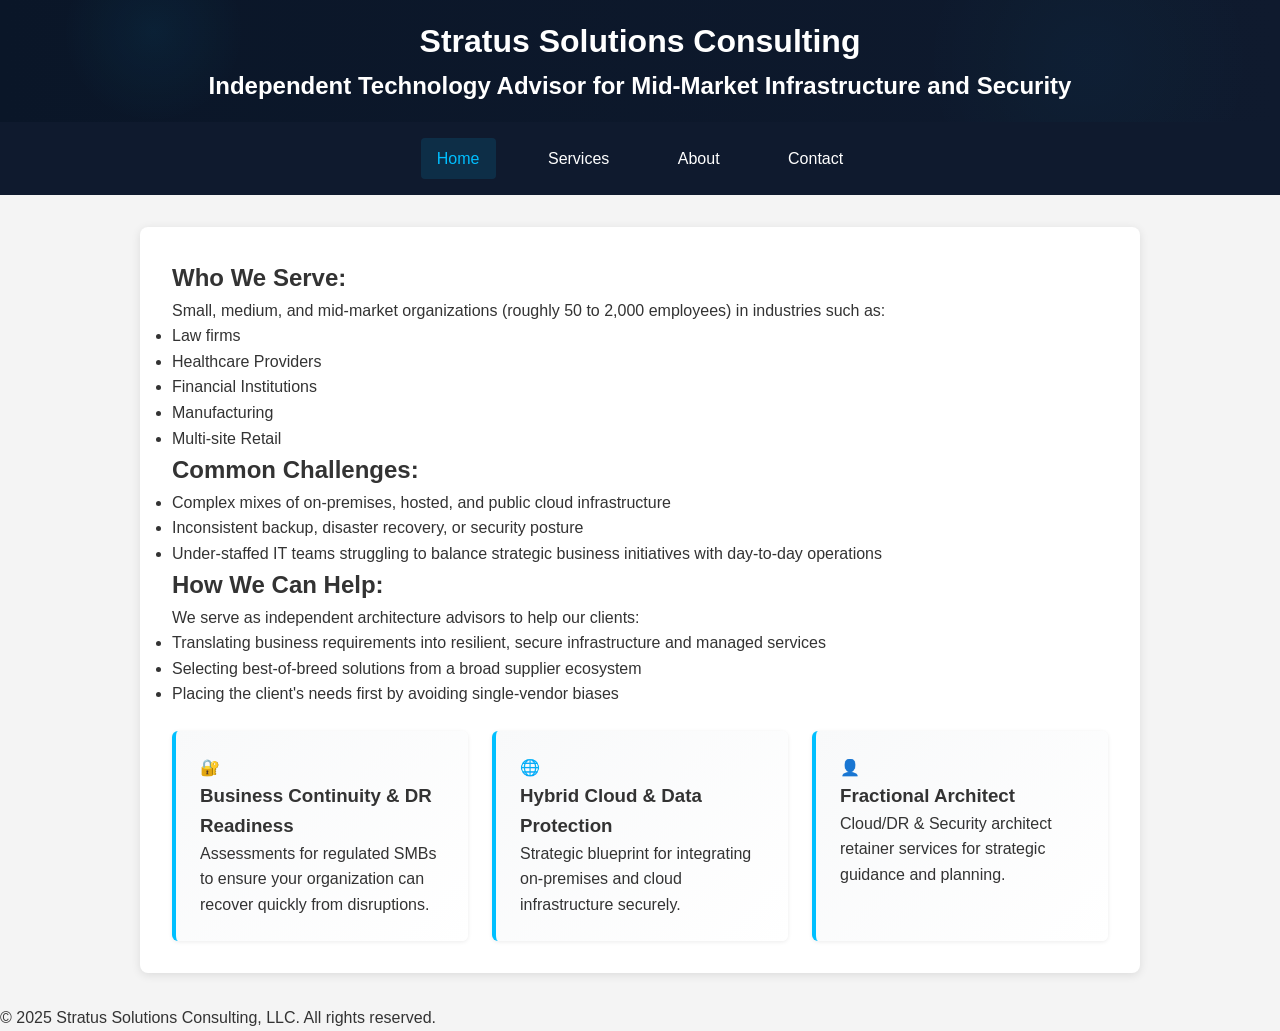
<file: index.html>
<!DOCTYPE html>
<html lang="en">
<head>
    <meta charset="UTF-8">
    <meta name="viewport" content="width=device-width, initial-scale=1.0">
    <title>Home - My Website</title>
    <link rel="stylesheet" href="css/style.css">
</head>
<body>
    <header>
        <h1>Stratus Solutions Consulting</h1>
        <h2>Independent Technology Advisor for Mid-Market Infrastructure and Security</h2>
    </header>
    
    <nav>
        <a href="index.html" class="active">Home</a>
        <a href="services.html">Services</a>
        <a href="about.html">About</a>
        <a href="contact.html">Contact</a>

    </nav>
    
    <main>
        <h2></h2>
        <h2>Who We Serve:</h2>
        <p>Small, medium, and mid-market organizations (roughly 50 to 2,000 employees) in industries such as: 
            <ul>
                <li>Law firms</li>
                <li>Healthcare Providers</li>
                <li>Financial Institutions</li>
                <li>Manufacturing</li>   
                <li>Multi-site Retail</li>
        </ul>
        <h2>Common Challenges:</h2>
        <ul>
            <li>Complex mixes of on-premises, hosted, and public cloud infrastructure</li>
            <li>Inconsistent backup, disaster recovery, or security posture</li>
            <li>Under-staffed IT teams struggling to balance strategic business initiatives with day-to-day operations</li>
        </ul>
        <h2>How We Can Help:</h2>
        <p>We serve as independent architecture advisors to help our clients:</p>
        <ul>
            <li>Translating business requirements into resilient, secure infrastructure and managed services</li>
            <li>Selecting best-of-breed solutions from a broad supplier ecosystem</li>
            <li>Placing the client's needs first by avoiding single-vendor biases</li>            
        </ul>
        <div class="services-container">
            <div class="service-card">
                <div class="service-icon">🔐</div>
                <h3>Business Continuity & DR Readiness</h3>
                <p>Assessments for regulated SMBs to ensure your organization can recover quickly from disruptions.</p>
            </div>
            <div class="service-card">
                <div class="service-icon">🌐</div>
                <h3>Hybrid Cloud & Data Protection</h3>
                <p>Strategic blueprint for integrating on-premises and cloud infrastructure securely.</p>
            </div>
            <div class="service-card">
                <div class="service-icon">👤</div>
                <h3>Fractional Architect</h3>
                <p>Cloud/DR & Security architect retainer services for strategic guidance and planning.</p>
            </div>
        </div>
    </main>
    
    <footer>
        <p>&copy; 2025 Stratus Solutions Consulting, LLC. All rights reserved.</p>
    </footer>
</body>
</html>
</file>
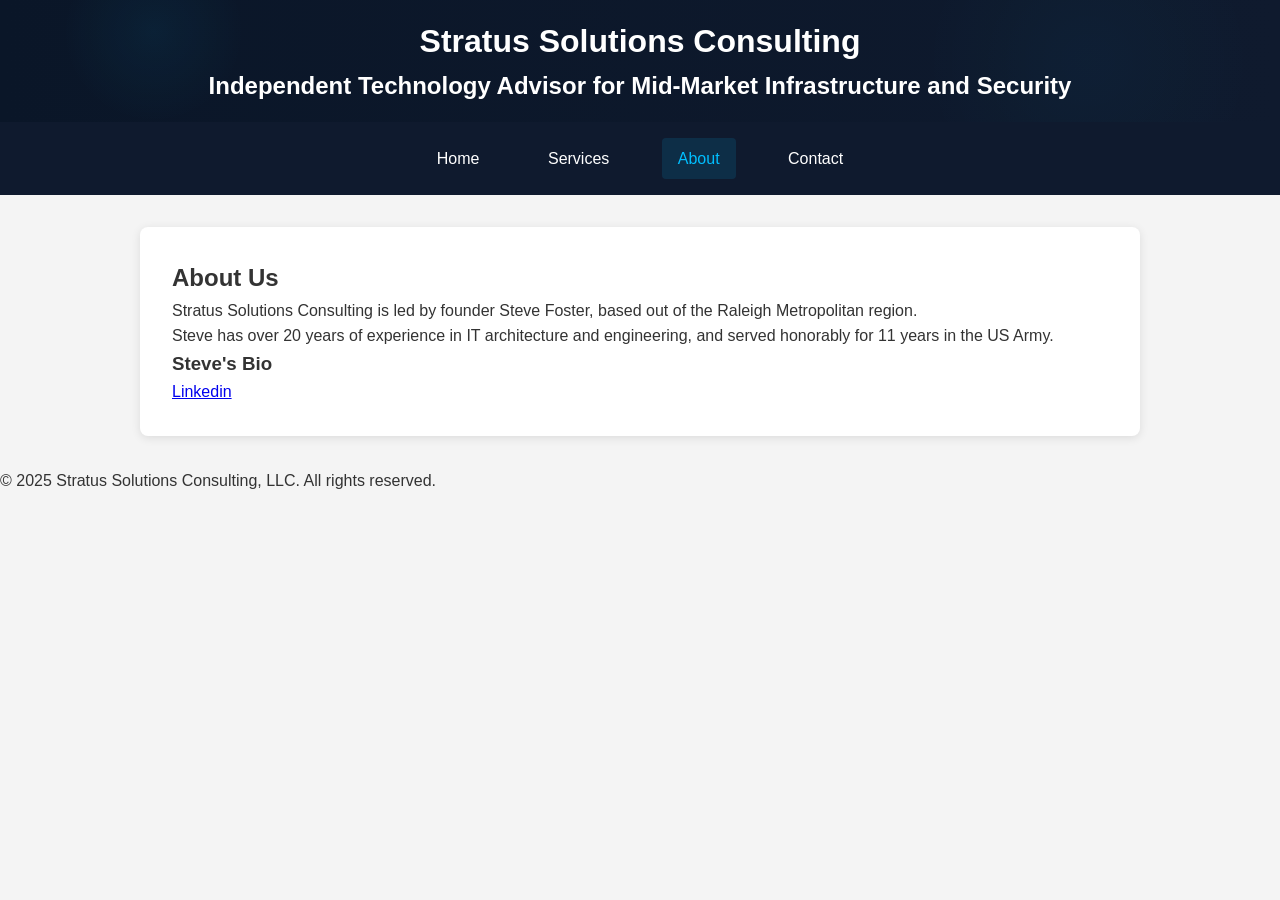
<file: about.html>
<!DOCTYPE html>
<html lang="en">
<head>
    <meta charset="UTF-8">
    <meta name="viewport" content="width=device-width, initial-scale=1.0">
    <title>About - Stratus Solutions Consulting</title>
    <link rel="stylesheet" href="css/style.css">
</head>
<body>
    <header>
        <h1>Stratus Solutions Consulting</h1>
        <h2>Independent Technology Advisor for Mid-Market Infrastructure and Security</h2>
    </header>
    
    <nav>
        <a href="index.html">Home</a>
        <a href="services.html">Services</a>
        <a href="about.html" class="active">About</a>
        <a href="contact.html">Contact</a>
    </nav>
    
    <main>
        <h2>About Us</h2>
        <p>Stratus Solutions Consulting is led by founder Steve Foster, based out of the Raleigh Metropolitan region.</p>
        <p>Steve has over 20 years of experience in IT architecture and engineering, and served honorably for 11 years in the US Army.</p>
        <h3>Steve's Bio</h3>
        <a href="https://www.linkedin.com/in/steve-foster-51990a14/">Linkedin</a>
        <lu>
            
        </lu>
    </main>
    
    <footer>
        <p>&copy; 2025 Stratus Solutions Consulting, LLC. All rights reserved.</p>
    </footer>
</body>
</html>
</file>
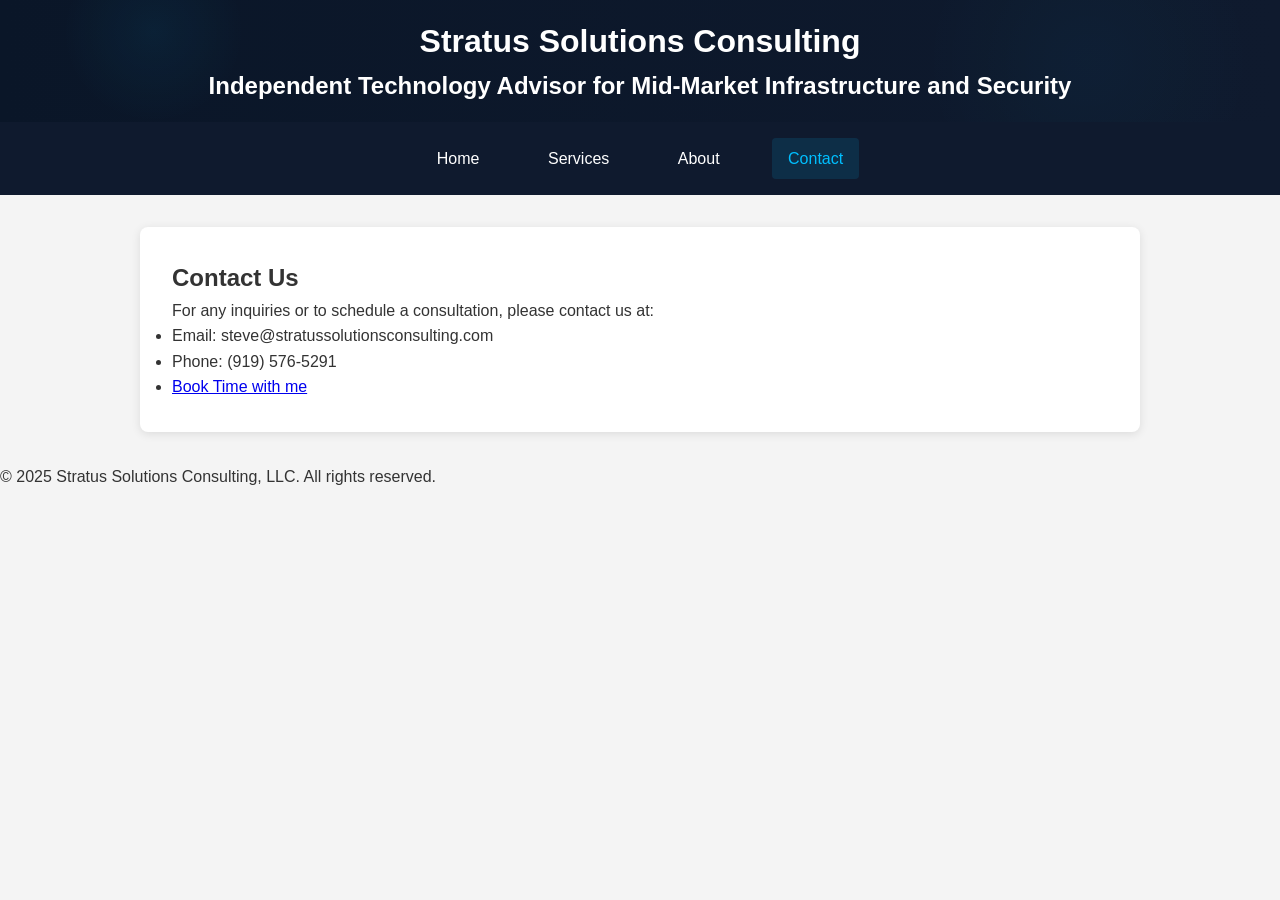
<file: contact.html>
<!DOCTYPE html>
<html lang="en">
<head>
    <meta charset="UTF-8">
    <meta name="viewport" content="width=device-width, initial-scale=1.0">
    <title>Contact - Stratus Solutions Consulting</title>
    <link rel="stylesheet" href="css/style.css">
</head>
<body>
    <header>
        <h1>Stratus Solutions Consulting</h1>
        <h2>Independent Technology Advisor for Mid-Market Infrastructure and Security</h2>
    </header>
    
    <nav>
        <a href="index.html">Home</a>
        <a href="services.html">Services</a>
        <a href="about.html">About</a>
        <a href="contact.html" class="active">Contact</a>
    </nav>
    
    <main>
        <h2>Contact Us</h2>
        <p>For any inquiries or to schedule a consultation, please contact us at:</p>
        <ul>
            <li>Email: steve@stratussolutionsconsulting.com</li>
            <li>Phone: (919) 576-5291</li>
            <li><a href="https://outlook.office.com/bookwithme/user/bfa2e1a410d84408aceeb67f977e873b@stratussolutionsconsulting.com?anonymous&ep=plink">Book Time with me</a></li>
        </ul>
    </main>
    
    <footer>
        <p>&copy; 2025 Stratus Solutions Consulting, LLC. All rights reserved.</p>
    </footer>
</body>
</html>
</file>
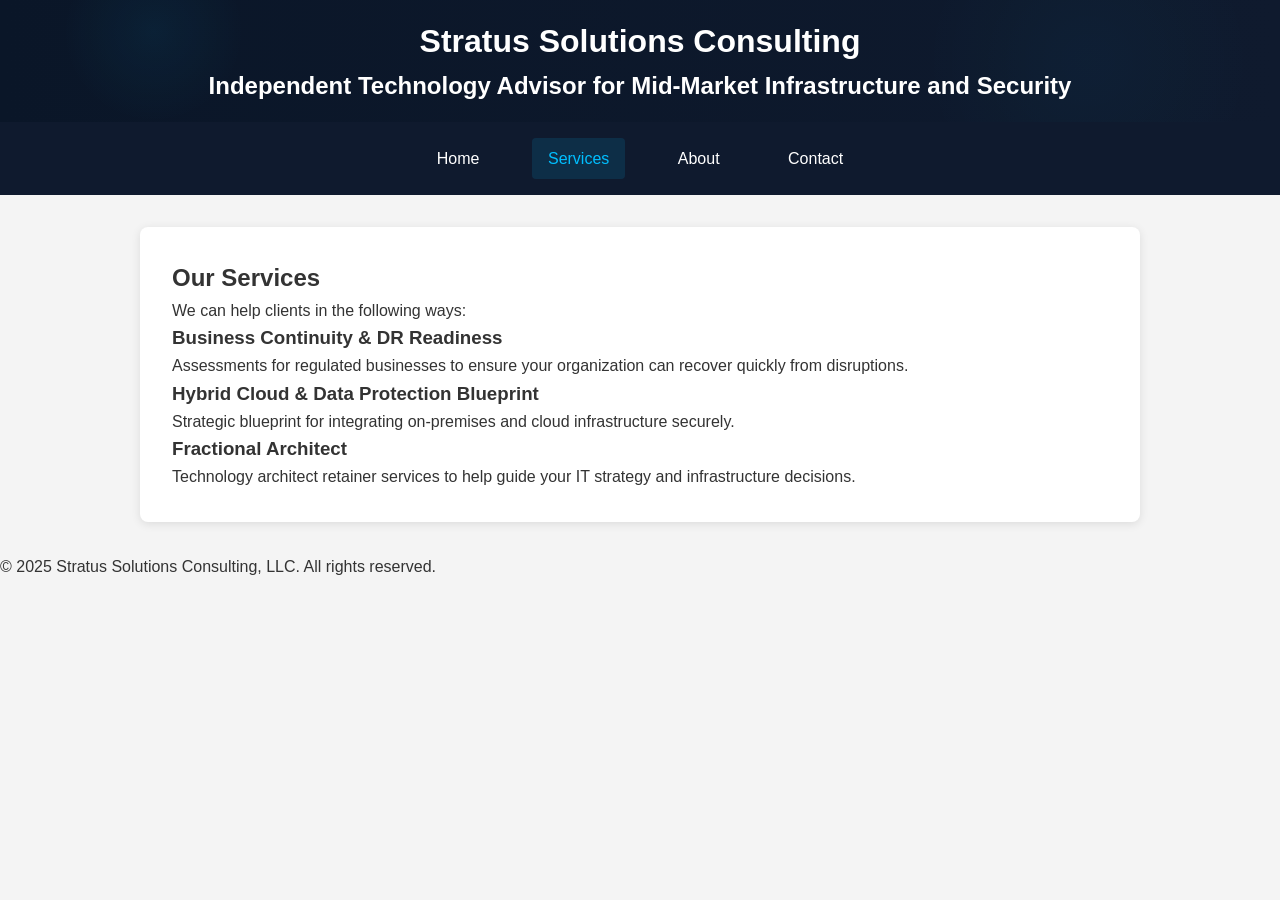
<file: services.html>
<!DOCTYPE html>
<html lang="en">
<head>
    <meta charset="UTF-8">
    <meta name="viewport" content="width=device-width, initial-scale=1.0">
    <title>Services - Stratus Solutions Consulting</title>
    <link rel="stylesheet" href="css/style.css">
</head>
<body>
    <header>
        <h1>Stratus Solutions Consulting</h1>
        <h2>Independent Technology Advisor for Mid-Market Infrastructure and Security</h2>
    </header>
    
    <nav>
        <a href="index.html">Home</a>
        <a href="services.html" class="active">Services</a>
        <a href="about.html">About</a>
        <a href="contact.html">Contact</a>
    </nav>
    
    <main>
        <h2>Our Services</h2>
        <p>We can help clients in the following ways:</p>
        <h3>Business Continuity & DR Readiness</h3>
        <p>Assessments for regulated businesses to ensure your organization can recover quickly from disruptions.</p>
        <h3>Hybrid Cloud & Data Protection Blueprint</h3>
        <p>Strategic blueprint for integrating on-premises and cloud infrastructure securely.</p>
        <h3>Fractional Architect</h3>
        <p>Technology architect retainer services to help guide your IT strategy and infrastructure decisions.</p>
    </main>
    
    <footer>
        <p>&copy; 2025 Stratus Solutions Consulting, LLC. All rights reserved.</p>
    </footer>
</body>
</html>
</file>
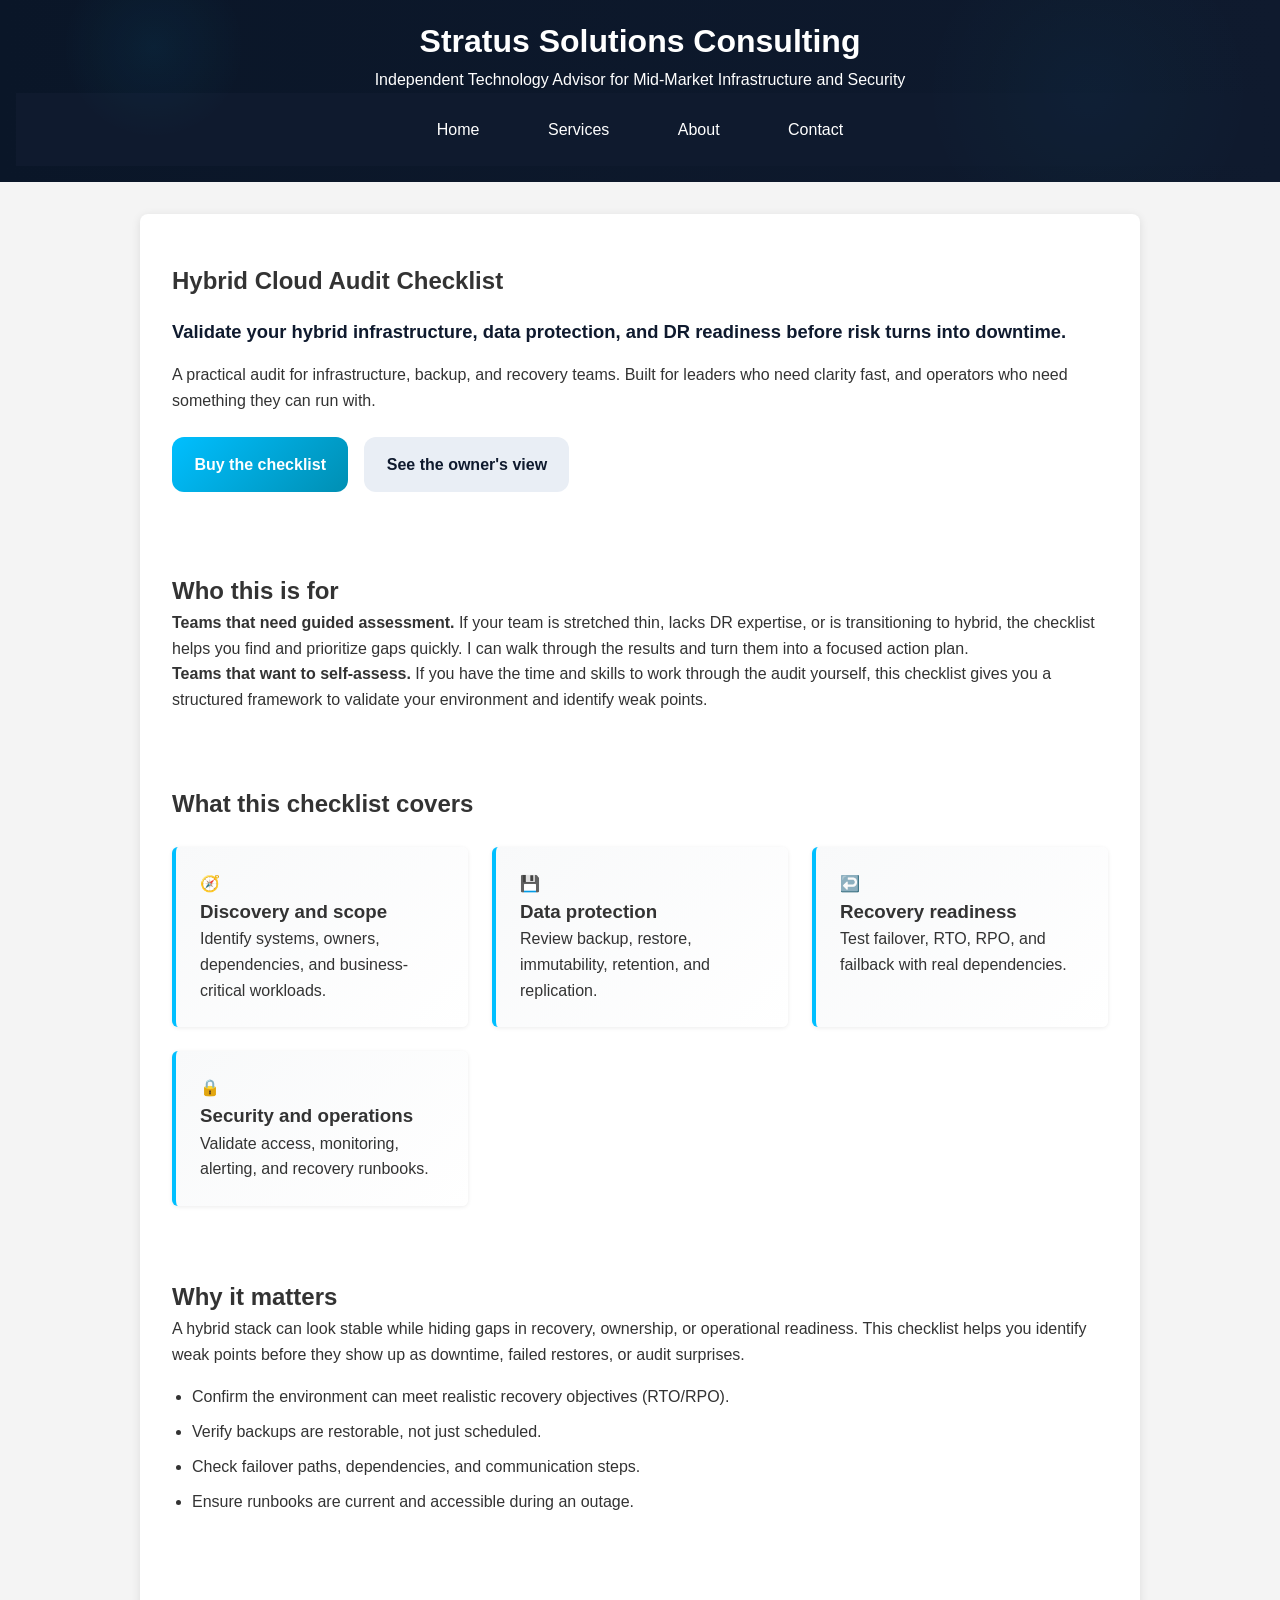
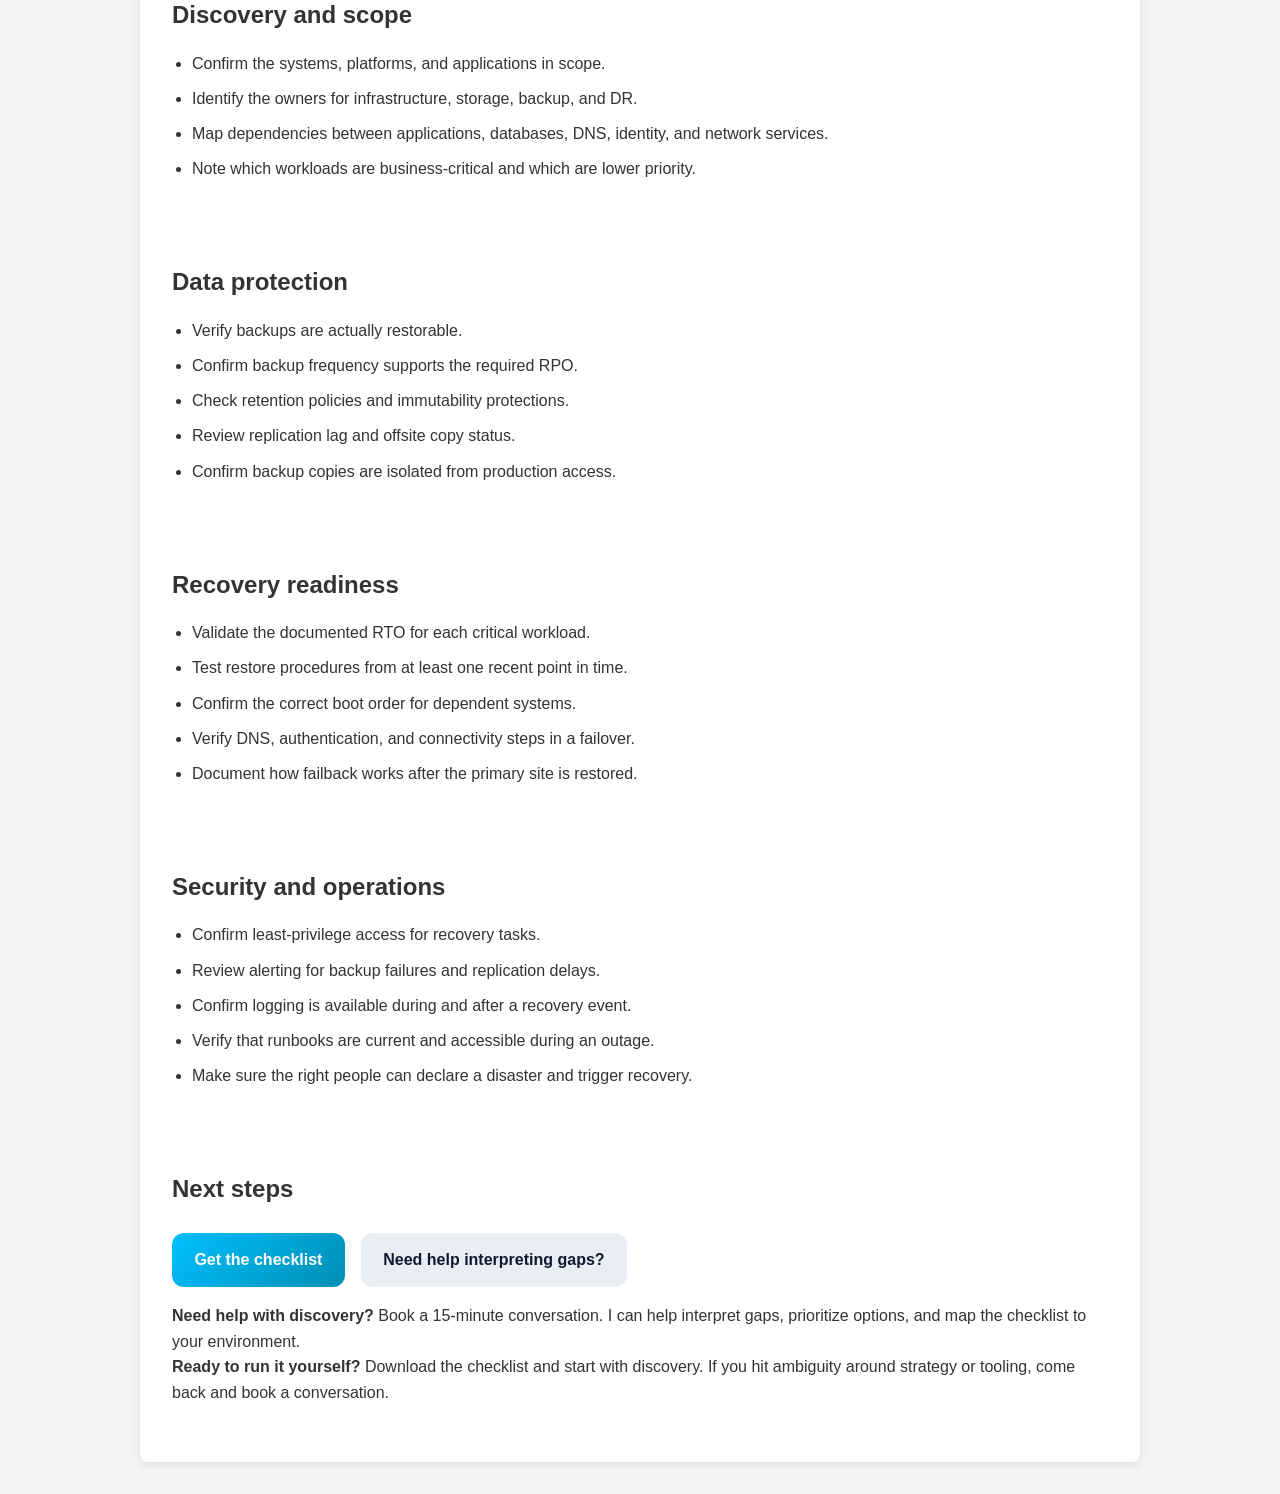
<file: services/hybrid-cloud-checklist.html>
<!DOCTYPE html>
<html lang="en">
<head>
  <meta charset="UTF-8">
  <meta name="viewport" content="width=device-width, initial-scale=1.0">
  <title>Hybrid Cloud Audit Checklist</title>
  <link rel="stylesheet" href="../css/style.css">
</head>
<body>
  <header>
    <h1>Stratus Solutions Consulting</h1>
    <p>Independent Technology Advisor for Mid-Market Infrastructure and Security</p>
    <nav>
      <a href="../index.html">Home</a>
      <a href="../services.html">Services</a>
      <a href="../about.html">About</a>
      <a href="../contact.html">Contact</a>
    </nav>
  </header>

  <main>
    <section class="hero">
      <h1>Hybrid Cloud Audit Checklist</h1>
      <p class="lead">
        Validate your hybrid infrastructure, data protection, and DR readiness before risk turns into downtime.
      </p>
      <p>
        A practical audit for infrastructure, backup, and recovery teams.
        Built for leaders who need clarity fast, and operators who need something they can run with.
      </p>
      <div class="cta-group">
        <a class="btn-primary" href="#">Buy the checklist</a>
        <a class="btn-secondary" href="owner-clarity.html">See the owner's view</a>
      </div>
    </section>

    <section class="content-card">
      <h2>Who this is for</h2>
      <p>
        <strong>Teams that need guided assessment.</strong>
        If your team is stretched thin, lacks DR expertise, or is transitioning to hybrid,
        the checklist helps you find and prioritize gaps quickly. I can walk through the results
        and turn them into a focused action plan.
      </p>
      <p>
        <strong>Teams that want to self-assess.</strong>
        If you have the time and skills to work through the audit yourself,
        this checklist gives you a structured framework to validate your environment
        and identify weak points.
      </p>
    </section>

    <section class="content-card">
      <h2>What this checklist covers</h2>
      <div class="services-container">
        <div class="service-card">
          <span class="service-icon">🧭</span>
          <h3>Discovery and scope</h3>
          <p>Identify systems, owners, dependencies, and business-critical workloads.</p>
        </div>
        <div class="service-card">
          <span class="service-icon">💾</span>
          <h3>Data protection</h3>
          <p>Review backup, restore, immutability, retention, and replication.</p>
        </div>
        <div class="service-card">
          <span class="service-icon">↩️</span>
          <h3>Recovery readiness</h3>
          <p>Test failover, RTO, RPO, and failback with real dependencies.</p>
        </div>
        <div class="service-card">
          <span class="service-icon">🔒</span>
          <h3>Security and operations</h3>
          <p>Validate access, monitoring, alerting, and recovery runbooks.</p>
        </div>
      </div>
    </section>

    <section class="content-card">
      <h2>Why it matters</h2>
      <p>
        A hybrid stack can look stable while hiding gaps in recovery, ownership, or operational readiness.
        This checklist helps you identify weak points before they show up as downtime, failed restores, or audit surprises.
      </p>
      <ul>
        <li>Confirm the environment can meet realistic recovery objectives (RTO/RPO).</li>
        <li>Verify backups are restorable, not just scheduled.</li>
        <li>Check failover paths, dependencies, and communication steps.</li>
        <li>Ensure runbooks are current and accessible during an outage.</li>
      </ul>
    </section>

    <section class="content-card">
      <h2>Discovery and scope</h2>
      <ul>
        <li>Confirm the systems, platforms, and applications in scope.</li>
        <li>Identify the owners for infrastructure, storage, backup, and DR.</li>
        <li>Map dependencies between applications, databases, DNS, identity, and network services.</li>
        <li>Note which workloads are business-critical and which are lower priority.</li>
      </ul>
    </section>

    <section class="content-card">
      <h2>Data protection</h2>
      <ul>
        <li>Verify backups are actually restorable.</li>
        <li>Confirm backup frequency supports the required RPO.</li>
        <li>Check retention policies and immutability protections.</li>
        <li>Review replication lag and offsite copy status.</li>
        <li>Confirm backup copies are isolated from production access.</li>
      </ul>
    </section>

    <section class="content-card">
      <h2>Recovery readiness</h2>
      <ul>
        <li>Validate the documented RTO for each critical workload.</li>
        <li>Test restore procedures from at least one recent point in time.</li>
        <li>Confirm the correct boot order for dependent systems.</li>
        <li>Verify DNS, authentication, and connectivity steps in a failover.</li>
        <li>Document how failback works after the primary site is restored.</li>
      </ul>
    </section>

    <section class="content-card">
      <h2>Security and operations</h2>
      <ul>
        <li>Confirm least-privilege access for recovery tasks.</li>
        <li>Review alerting for backup failures and replication delays.</li>
        <li>Confirm logging is available during and after a recovery event.</li>
        <li>Verify that runbooks are current and accessible during an outage.</li>
        <li>Make sure the right people can declare a disaster and trigger recovery.</li>
      </ul>
    </section>

    <section class="content-card">
      <h2>Next steps</h2>
      <div class="cta-group">
        <a class="btn-primary" href="#">Get the checklist</a>
        <a class="btn-secondary" href="../contact.html">Need help interpreting gaps?</a>
      </div>
      <p style="margin-top: 1rem;">
        <strong>Need help with discovery?</strong> Book a 15-minute conversation. I can help interpret gaps,
        prioritize options, and map the checklist to your environment.
      </p>
      <p>
        <strong>Ready to run it yourself?</strong> Download the checklist and start with discovery.
        If you hit ambiguity around strategy or tooling, come back and book a conversation.
      </p>
    </section>
  </main>
</body>
</html>
</file>
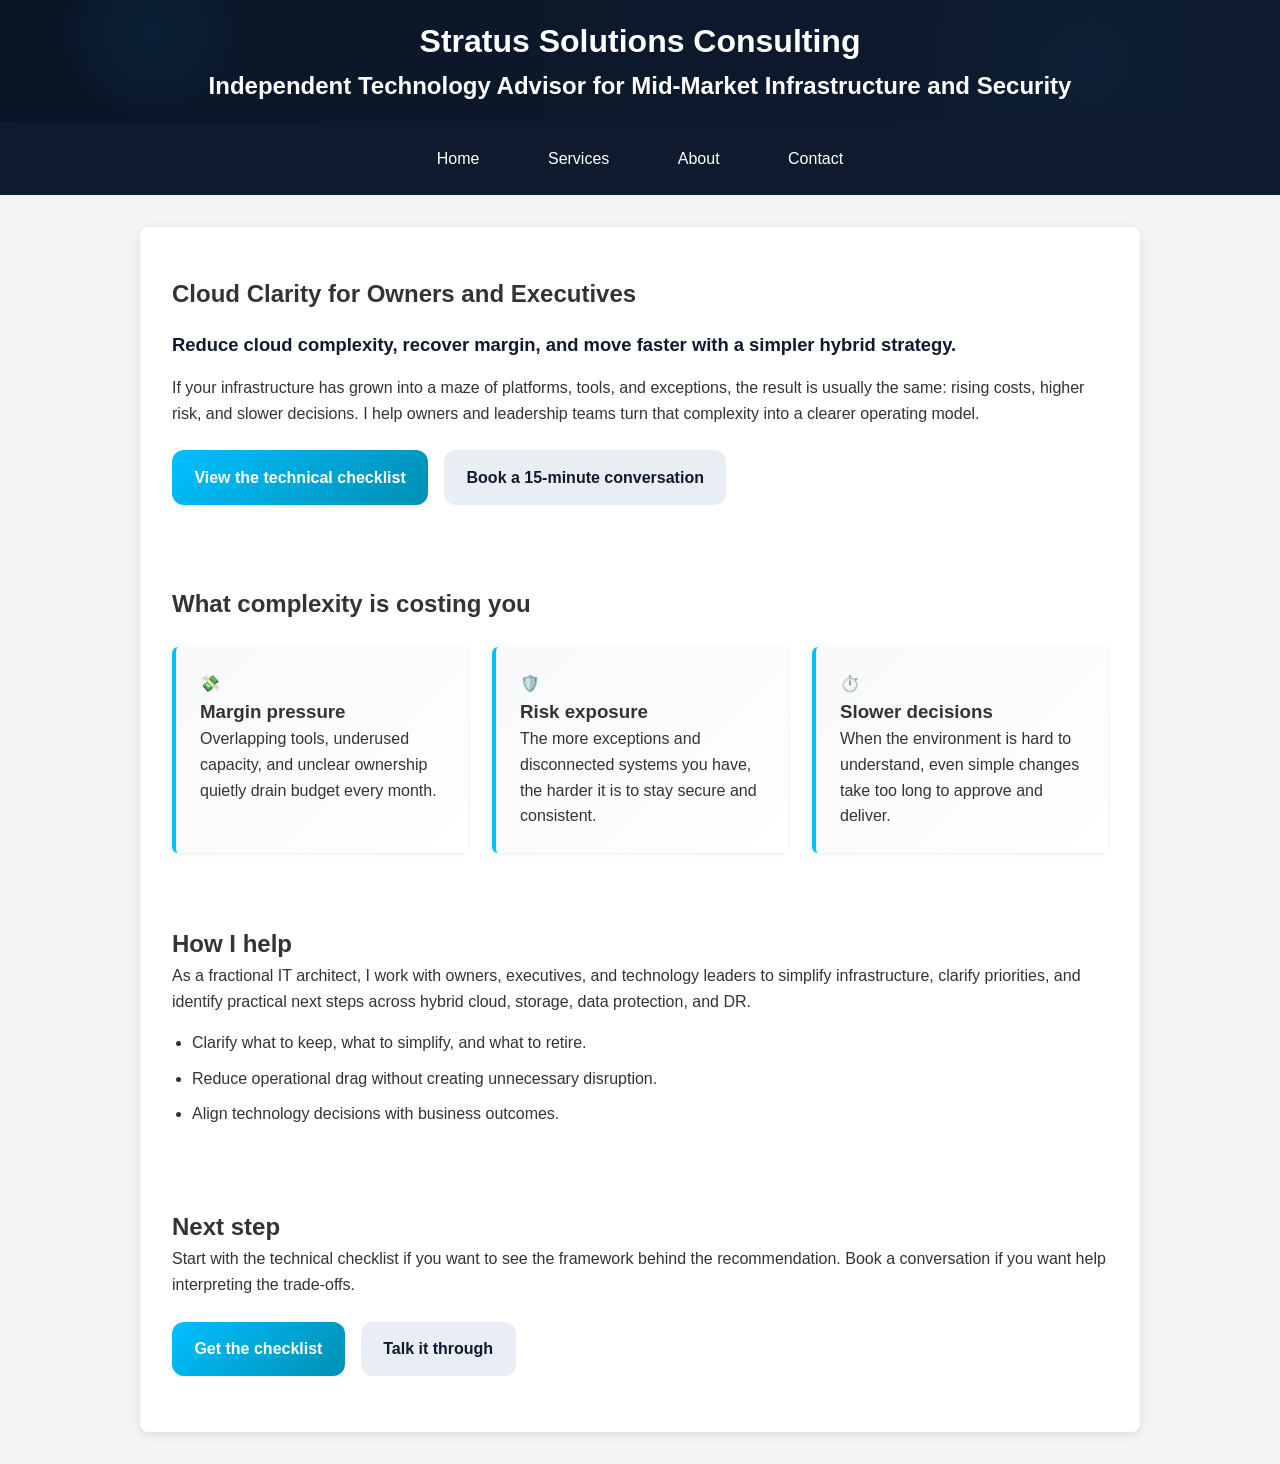
<file: services/owner-clarity.html>
<!DOCTYPE html>
<html lang="en">
<head>
  <meta charset="UTF-8">
  <meta name="viewport" content="width=device-width, initial-scale=1.0">
  <title>Cloud Clarity for Owners and Executives</title>
  <link rel="stylesheet" href="../css/style.css">
</head>
<body>
  <header>
    <h1>Stratus Solutions Consulting</h1>
    <h2>Independent Technology Advisor for Mid-Market Infrastructure and Security</h2>
  </header>
  
  <nav>
    <a href="../index.html">Home</a>
    <a href="../services.html">Services</a>
    <a href="../about.html">About</a>
    <a href="../contact.html">Contact</a>
  </nav>
  
  <main>
    <section class="hero">
      <h1>Cloud Clarity for Owners and Executives</h1>
      <p class="lead">
        Reduce cloud complexity, recover margin, and move faster with a simpler hybrid strategy.
      </p>
      <p>
        If your infrastructure has grown into a maze of platforms, tools, and exceptions, the result is usually the same:
        rising costs, higher risk, and slower decisions. I help owners and leadership teams turn that complexity into a clearer
        operating model.
      </p>
      <div class="cta-group">
        <a class="btn-primary" href="hybrid-cloud-checklist.html">View the technical checklist</a>
        <a class="btn-secondary" href="../contact.html">Book a 15-minute conversation</a>
      </div>
    </section>

    <section class="content-card">
      <h2>What complexity is costing you</h2>
      <div class="services-container">
        <div class="service-card">
          <span class="service-icon">💸</span>
          <h3>Margin pressure</h3>
          <p>Overlapping tools, underused capacity, and unclear ownership quietly drain budget every month.</p>
        </div>
        <div class="service-card">
          <span class="service-icon">🛡️</span>
          <h3>Risk exposure</h3>
          <p>The more exceptions and disconnected systems you have, the harder it is to stay secure and consistent.</p>
        </div>
        <div class="service-card">
          <span class="service-icon">⏱️</span>
          <h3>Slower decisions</h3>
          <p>When the environment is hard to understand, even simple changes take too long to approve and deliver.</p>
        </div>
      </div>
    </section>

    <section class="content-card">
      <h2>How I help</h2>
      <p>
        As a fractional IT architect, I work with owners, executives, and technology leaders to simplify infrastructure,
        clarify priorities, and identify practical next steps across hybrid cloud, storage, data protection, and DR.
      </p>
      <ul>
        <li>Clarify what to keep, what to simplify, and what to retire.</li>
        <li>Reduce operational drag without creating unnecessary disruption.</li>
        <li>Align technology decisions with business outcomes.</li>
      </ul>
    </section>

    <section class="content-card">
      <h2>Next step</h2>
      <p>
        Start with the technical checklist if you want to see the framework behind the recommendation.
        Book a conversation if you want help interpreting the trade-offs.
      </p>
      <div class="cta-group">
        <a class="btn-primary" href="hybrid-cloud-checklist.html">Get the checklist</a>
        <a class="btn-secondary" href="../contact.html">Talk it through</a>
      </div>
    </section>
  </main>
</body>
</html>
</file>
<file: css/style.css>
:root {
    --brand-primary: #00bfff;
    --brand-primary-dark: #008fb3;
    --bg-dark: #0a1628;
    --bg-nav: #0f1a2e;
    --bg-body: #f4f4f4;
    --text-main: #333;
    --card-shadow: 0 1px 4px rgba(0,0,0,0.08);
    --font-family: -apple-system, 'Segoe UI', 'Roboto', sans-serif;
}

* { margin: 0; padding: 0; box-sizing: border-box; }

body {
    font-family: var(--font-family);
    line-height: 1.6;
    color: var(--text-main);
    background-color: var(--bg-body);
}

header {
    background-color: var(--bg-dark);
    background-image: linear-gradient(90deg, var(--bg-dark), #0f1a2e);
    color: white;
    padding: 1rem;
    text-align: center;
    position: relative;
    overflow: hidden;
}

header::after {
    content: '';
    position: absolute;
    inset: 0;
    background: radial-gradient(circle at 12% 26%, rgba(0,191,255,0.06), transparent 8%), 
                radial-gradient(circle at 85% 50%, rgba(0,191,255,0.035), transparent 15%);
    pointer-events: none;
    mix-blend-mode: screen;
}

nav { background-color: var(--bg-nav); padding: 1rem; text-align: center; }

nav a {
    color: white;
    text-decoration: none;
    margin: 0 1rem;
    display: inline-block;
    padding: 0.5rem 1rem;
    border-radius: 4px;
    transition: background-color 0.3s;
}

nav a:hover, nav a.active {
    background-color: rgba(0,191,255,0.12);
    color: var(--brand-primary);
}

main {
    max-width: 1000px;
    margin: 2rem auto;
    padding: 2rem;
    background-color: white;
    border-radius: 8px;
    box-shadow: 0 2px 10px rgba(0,0,0,0.1);
}

/* Service Cards */
.services-container { display: grid; grid-template-columns: repeat(auto-fit, minmax(280px, 1fr)); gap: 1.5rem; margin-top: 1.5rem; }

.service-card {
    background: linear-gradient(135deg, #f8f9fa 0%, #ffffff 100%);
    border-left: 4px solid var(--brand-primary);
    padding: 1.5rem;
    border-radius: 6px;
    box-shadow: var(--card-shadow);
    transition: transform 0.3s ease, box-shadow 0.3s ease;
}

.service-card:hover { transform: translateY(-4px); box-shadow: 0 4px 12px rgba(0,0,0,0.15); }

/* Buttons & Inputs */
button, input[type="submit"], input[type="button"] {
    padding: 1rem 2rem;
    font-family: var(--font-family);
    font-weight: 600;
    border: none;
    border-radius: 12px;
    background: linear-gradient(135deg, var(--brand-primary) 0%, var(--brand-primary-dark) 100%);
    color: white;
    cursor: pointer;
    transition: all 0.3s ease;
}

button:hover { transform: translateY(-2px); box-shadow: 0 4px 12px rgba(0,191,255,0.25); }

textarea, input[type="text"], input[type="email"], select {
    width: 100%;
    padding: 1rem;
    border: 1px solid rgba(0, 0, 0, 0.1);
    border-radius: 12px;
    background: rgba(255, 255, 255, 0.9);
}

.hero {
    padding: 1rem 0 2rem 0;
}

.lead {
    font-size: 1.15rem;
    font-weight: 600;
    color: #0f1a2e;
    margin: 1rem 0;
}

.content-card {
    margin-top: 1.5rem;
    padding: 1.5rem 0;
}

.cta-group {
    display: flex;
    flex-wrap: wrap;
    gap: 1rem;
    margin-top: 1.5rem;
}

.btn-primary,
.btn-secondary {
    display: inline-block;
    padding: 0.9rem 1.4rem;
    border-radius: 12px;
    text-decoration: none;
    font-weight: 600;
    transition: all 0.3s ease;
}

.btn-primary {
    background: linear-gradient(135deg, #00bfff 0%, #008fb3 100%);
    color: white;
}

.btn-secondary {
    background: #e9eef5;
    color: #0f1a2e;
}

.btn-primary:hover,
.btn-secondary:hover {
    transform: translateY(-2px);
}

.content-card ul {
    margin-top: 1rem;
    padding-left: 1.25rem;
}

.content-card li {
    margin-bottom: 0.6rem;
}
</file>
